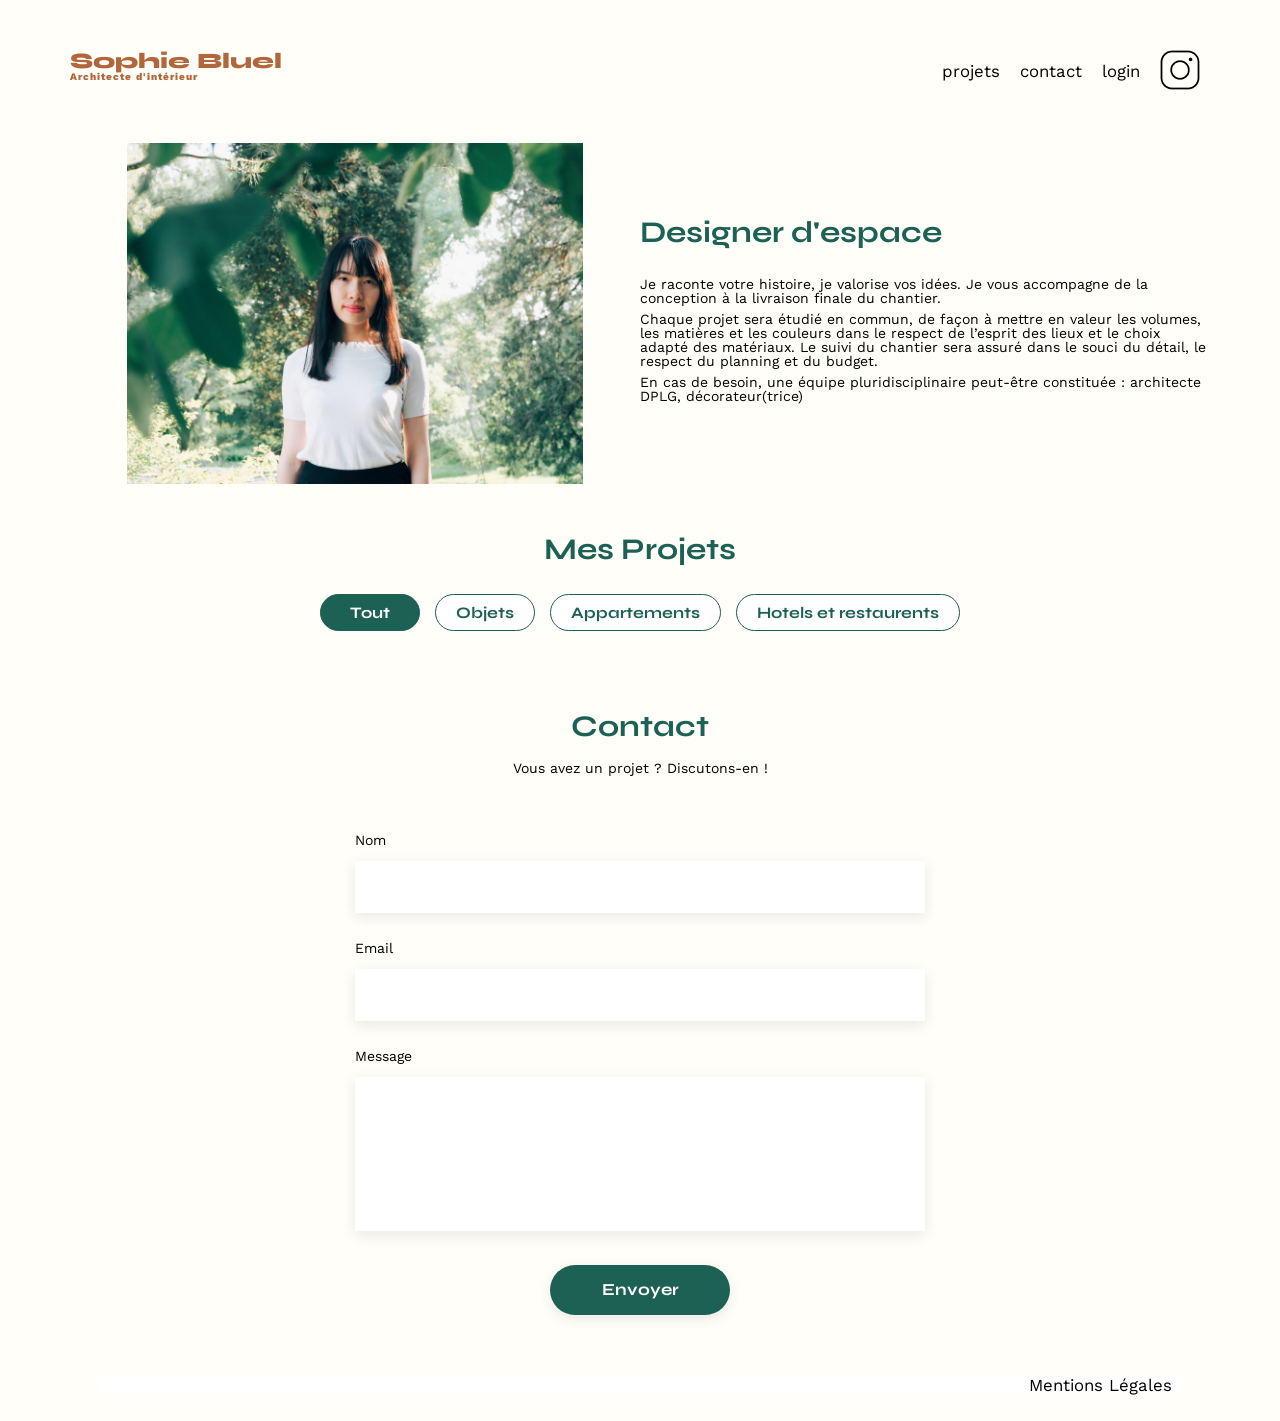
<file: index.html>
<!doctype html>
<html lang="fr">
  <head>
    <meta charset="UTF-8" />
    <title>Sophie Bluel - Architecte d'intérieur</title>
    <meta name="viewport" content="width=device-width, initial-scale=1.0" />
    <link rel="preconnect" href="https://fonts.googleapis.com" />
    <link rel="preconnect" href="https://fonts.gstatic.com" crossorigin />
    <link
      href="https://fonts.googleapis.com/css2?family=Syne:wght@700;800&family=Work+Sans&display=swap"
      rel="stylesheet"
    />
    <meta name="description" content="" />
    <link
      rel="stylesheet"
      href="https://cdnjs.cloudflare.com/ajax/libs/font-awesome/6.4.0/css/all.min.css"
    />
    <link rel="stylesheet" href="./assets/style.css" />
    <link rel="stylesheet" href="./assets/admin.css" />
  </head>
  <body>
    <div class="fondModale">
      <div class="modale">
        <h4 class="titleModale"></h4>
        <div class="container">
          <div class="galleryModale"></div>
        </div>
      </div>
    </div>
    <header>
      <a href="#"
        ><h1>Sophie Bluel <span>Architecte d'intérieur</span></h1></a
      >
      <nav>
        <ul>
          <a href="#portfolio"><li class="btnNav btnProjet">projets</li></a>
          <a href="#contact"><li class="btnNav btnContact">contact</li></a>
          <li class="btnNav btnLogin">login</li>
          <li>
            <img src="./assets/icons/instagram.png" alt="Instagram" />
          </li>
        </ul>
      </nav>
    </header>
    <main>
      <section id="introduction">
        <figure>
          <img src="./assets/images/sophie-bluel.png" alt="" />
        </figure>
        <article>
          <h2>Designer d'espace</h2>
          <p>
            Je raconte votre histoire, je valorise vos idées. Je vous accompagne
            de la conception à la livraison finale du chantier.
          </p>
          <p>
            Chaque projet sera étudié en commun, de façon à mettre en valeur les
            volumes, les matières et les couleurs dans le respect de l’esprit
            des lieux et le choix adapté des matériaux. Le suivi du chantier
            sera assuré dans le souci du détail, le respect du planning et du
            budget.
          </p>
          <p>
            En cas de besoin, une équipe pluridisciplinaire peut-être constituée
            : architecte DPLG, décorateur(trice)
          </p>
        </article>
      </section>
      <section id="portfolio">
        <h2>Mes Projets</h2>

        <div class="filtresContainer">
          <button class="filtre filtreTout active">Tout</button>
          <button class="filtre filtreObjets">Objets</button>
          <button class="filtre filtreApprtement">Appartements</button>
          <button class="filtre filtreHotels">Hotels et restaurents</button>
        </div>
        <div class="gallery"></div>
      </section>
      <section id="contact">
        <h2>Contact</h2>
        <p>Vous avez un projet ? Discutons-en !</p>
        <form action="#" method="post">
          <label for="name">Nom</label>
          <input type="text" name="name" id="name" />
          <label for="email">Email</label>
          <input type="email" name="email" id="email" />
          <label for="message">Message</label>
          <textarea name="message" id="message" cols="30" rows="10"></textarea>
          <input type="submit" value="Envoyer" />
        </form>
      </section>
    </main>
    <footer id="footer">
      <nav>
        <ul>
          <li>Mentions Légales</li>
        </ul>
      </nav>
    </footer>
    <script type="module" src="./index.js"></script>
    <script type="module" src="./admin.js"></script>
  </body>
</html>
</file>
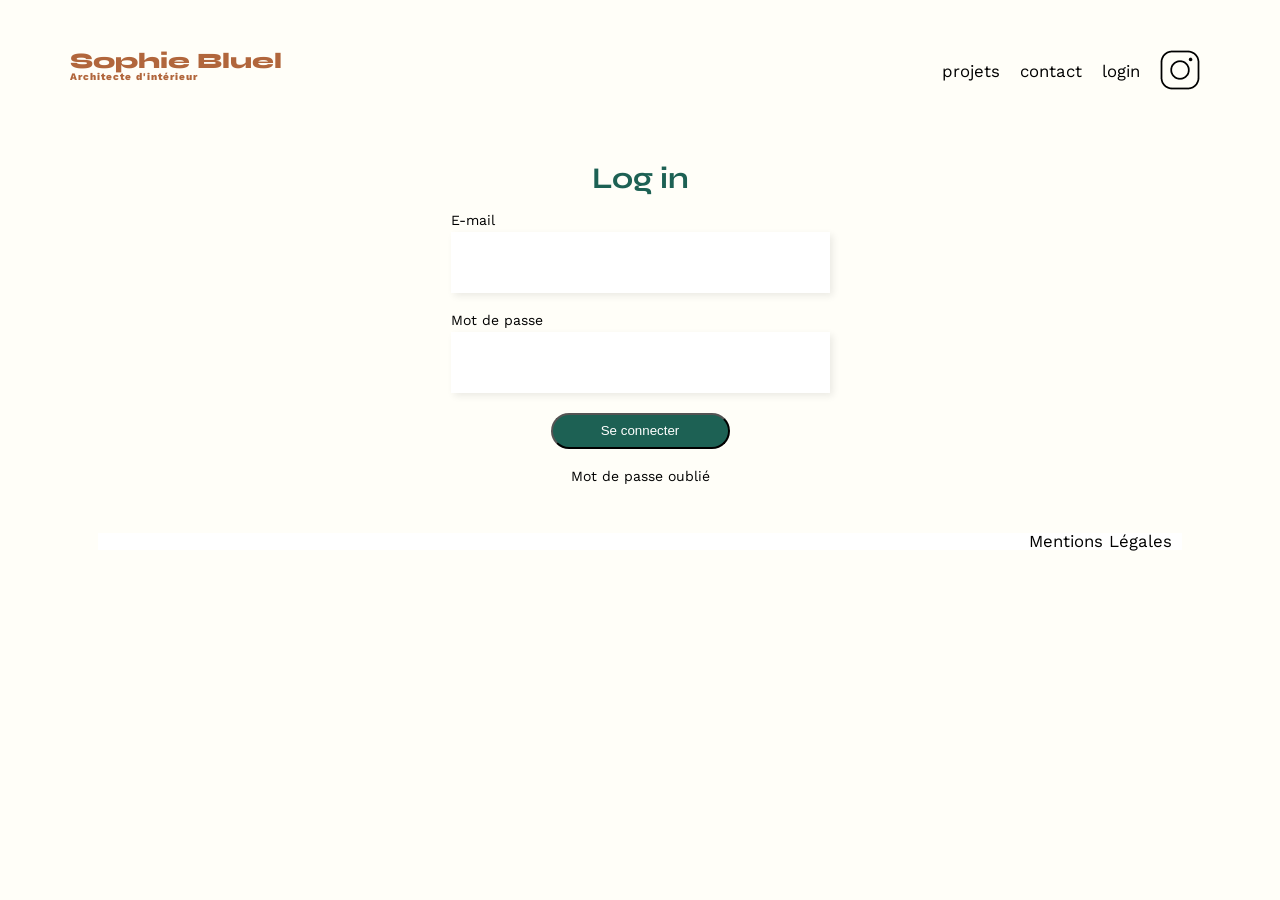
<file: login.html>
<!doctype html>
<html lang="fr">
  <head>
    <meta charset="UTF-8" />
    <title>Sophie Bluel - Architecte d'intérieur</title>
    <meta name="viewport" content="width=device-width, initial-scale=1.0" />
    <link rel="preconnect" href="https://fonts.googleapis.com" />
    <link rel="preconnect" href="https://fonts.gstatic.com" crossorigin />
    <link
      href="https://fonts.googleapis.com/css2?family=Syne:wght@700;800&family=Work+Sans&display=swap"
      rel="stylesheet"
    />
    <meta name="description" content="" />
    <link rel="stylesheet" href="./assets/style.css" />
  </head>

  <body>
    <header>
      <a href="../index.html"
        ><h1>Sophie Bluel <span>Architecte d'intérieur</span></h1></a
      >
      <nav>
        <ul>
          <a href="./index.html#portfolio"
            ><li class="btnNav btnProjet">projets</li></a
          >
          <a href="./index.html#contact"
            ><li class="btnNav btnContact">contact</li></a
          >
          <a href="#"><li class="btnNav btnLogin">login</li></a>
          <li>
            <img src="./assets/icons/instagram.png" alt="Instagram" />
          </li>
        </ul>
      </nav>
    </header>
    <main>
      <section class="containerLogin">
        <h2>Log in</h2>
        <form class="formLogin">
          <label for="email">E-mail</label>
          <input type="email" id="email" />

          <label for="password">Mot de passe</label>
          <input type="password" id="password" />

          <button>Se connecter</button>
        </form>
        <a href="#">Mot de passe oublié</a>
      </section>
    </main>
    <footer>
      <nav>
        <ul>
          <li>Mentions Légales</li>
        </ul>
      </nav>
    </footer>

    <script type="module" src="./login.js"></script>
  </body>
</html>
</file>
<file: assets/style.css>
/* http://meyerweb.com/eric/tools/css/reset/
   v2.0 | 20110126
   License: none (public domain)
*/

html,
body,
div,
span,
applet,
object,
iframe,
h1,
h2,
h3,
h4,
h5,
h6,
p,
blockquote,
pre,
a,
abbr,
acronym,
address,
big,
cite,
code,
del,
dfn,
em,
img,
ins,
kbd,
q,
s,
samp,
small,
strike,
strong,
sub,
sup,
tt,
var,
b,
u,
i,
center,
dl,
dt,
dd,
ol,
ul,
li,
fieldset,
form,
label,
legend,
table,
caption,
tbody,
tfoot,
thead,
tr,
th,
td,
article,
aside,
canvas,
details,
embed,
figure,
figcaption,
footer,
header,
hgroup,
menu,
nav,
output,
ruby,
section,
summary,
time,
mark,
audio,
video {
  margin: 0;
  padding: 0;
  border: 0;
  font-size: 100%;
  font: inherit;
  vertical-align: baseline;
}
/* HTML5 display-role reset for older browsers */
article,
aside,
details,
figcaption,
figure,
footer,
header,
hgroup,
menu,
nav,
section {
  display: block;
}
body {
  line-height: 1;
}
ol,
ul {
  list-style: none;
}
blockquote,
q {
  quotes: none;
}
blockquote:before,
blockquote:after,
q:before,
q:after {
  content: "";
  content: none;
}
table {
  border-collapse: collapse;
  border-spacing: 0;
}
a {
  text-decoration: none;
  color: black;
}
html {
  position: relative;
}
/** end reset css**/
* {
  scroll-behavior: smooth;
}

body {
  background-color: rgba(255, 254, 248, 1);
  max-width: 1140px;
  margin: auto;
  font-family: "Work Sans";
  font-size: 14px;
  scroll-behavior: smooth;
}

header {
  display: flex;
  justify-content: space-between;
  margin: 50px 0;
}
section {
  margin: 50px 0;
}

h1 {
  display: flex;
  flex-direction: column;
  font-family: "Syne";
  font-size: 22px;
  font-weight: 800;
  color: #b1663c;
}

h1 > span {
  font-family: "Work Sans";
  font-size: 10px;
  letter-spacing: 0.1em;
}

h2 {
  font-family: "Syne";
  font-weight: 700;
  font-size: 30px;
  color: #1d6154;
}
nav ul {
  display: flex;
  align-items: center;
  list-style-type: none;
}
nav li {
  padding: 0 10px;
  font-size: 1.2em;
}

li:hover {
  color: #b1663c;
  cursor: pointer;
}
#introduction {
  display: flex;
  align-items: center;
}
#introduction figure {
  flex: 1;
}
#introduction img {
  display: block;
  margin: auto;
  width: 80%;
}

#introduction article {
  flex: 1;
}
#introduction h2 {
  margin-bottom: 1em;
}

#introduction p {
  margin-bottom: 0.5em;
}
/* Portfolio */
#portfolio h2 {
  text-align: center;
  margin-bottom: 1em;
}
.filtresContainer {
  display: flex;
  justify-content: center;
  gap: 15px;
  margin-bottom: 30px;
}
.filtre {
  background: white;
  border: 1px solid rgba(29, 97, 84, 1);
  border-radius: 60px;
  color: rgba(29, 97, 84, 1);
  height: 37px;
  min-width: 100px;
  padding: 10px 20px;
  font-size: 16px;
  font-weight: 700;
  font-family: "Syne", sans-serif;
  transition: 0.3s;
  display: flex;
  align-items: center;
  justify-content: center;
  line-height: 100%;
}
.filtre:hover {
  cursor: pointer;
}
button.active {
  background: rgba(29, 97, 84, 1);
  color: white;
}
.gallery {
  width: 100%;
  display: grid;
  grid-template-columns: 1fr 1fr 1fr;
  grid-column-gap: 20px;
  grid-row-gap: 20px;
}

.gallery img {
  width: 100%;
  height: 100%;
}
#contact {
  width: 50%;
  margin: auto;
}
#contact > * {
  text-align: center;
}
#contact h2 {
  margin-bottom: 20px;
}
#contact form {
  text-align: left;
  margin-top: 30px;
  display: flex;
  flex-direction: column;
}

input,
select {
  height: 50px;
  font-size: 1.2em;
  border: none;
  box-shadow: 0px 4px 14px rgba(0, 0, 0, 0.09);
}
#contact label {
  margin: 2em 0 1em 0;
}
#contact textarea {
  border: none;
  box-shadow: 0px 4px 14px rgba(0, 0, 0, 0.09);
  resize: none;
}

input[type="submit"] {
  font-family: "Syne";
  font-weight: 700;
  color: white;
  background-color: #1d6154;
  margin: 2em auto;
  width: 180px;
  text-align: center;
  border-radius: 60px;
}

footer nav ul {
  display: flex;
  justify-content: flex-end;
  margin: 2em;
  background: white;
}
.containerLogin {
  display: flex;
  flex-direction: column;
  align-items: center;
  justify-content: center;
  margin-top: 40px;
}
.containerLogin h2 {
  margin: 20px;
}
.containerLogin label {
  margin-bottom: 5px;
}
.containerLogin form {
  display: flex;
  flex-direction: column;
  width: 379px;
}
.containerLogin input {
  padding: 5px;
  font-size: 20px;
  background: rgba(255, 255, 255, 1);
  height: 51px;
  border: none;
  box-shadow: 3px 3px 7px rgba(0, 0, 0, 0.08);
  margin-bottom: 20px;
}
input:focus,
select:focus {
  outline: none;
}
.containerLogin button {
  background-color: #1d6154;
  color: white;
  width: 179px;
  height: 36px;
  margin: 0 auto 20px;
  border-radius: 60px;
}
.containerLogin button:hover {
  cursor: pointer;
}
</file>
<file: assets/admin.css>
/*====================================== INDEX ADMIN======================================== */
.banner {
  background: black;
  padding: 10px;
  color: white;
  text-align: center;
  width: 100%;
  position: absolute;
  top: 0;
  left: 0;
}
i {
  font-size: 14px;
  color: white;
}
.btnModif {
  font-family: "Work Sans";
  font-size: 14px;
  color: black;
  margin-left: 30px;
  font-weight: normal;
}
.btnModif:hover {
  cursor: pointer;
}

.btnModif i {
  font-size: 14px;
  color: black;
  font-weight: 600;
}
/* ==================================MODALE========================================*/

.fondModale {
  position: absolute;
  inset: 0;
  background-color: rgba(0, 0, 0, 0.5);
  display: none;
  justify-content: center;
  align-items: flex-start;
}
.modale {
  width: 500px;
  background: white;
  position: absolute;
  text-align: center;
  padding: 50px 100px 20px;
  border-radius: 10px;
  margin-top: 100px;
}
.modale h4 {
  font-weight: bold;
  margin-bottom: 50px;
  font-size: 20px;
}
.galleryModale {
  width: 400px;
  display: flex;
  flex-wrap: wrap;
  gap: 20px 5px;
  margin: 0 auto;
}
.imgModale {
  height: 112px;
  width: 76px;
}

.trashIcon {
  position: absolute;
  font-size: 14px;
  color: white;
  background: rgba(0, 0, 0, 0.6);
  padding: 5px;
  cursor: pointer;
}
.galleryModale figure {
  display: flex;
  justify-content: center;
}
hr {
  width: 100%;
  height: 1px;
  background-color: rgb(186, 186, 186);
  margin-top: 60px;
}
.btnAjoutPhoto {
  background: rgba(29, 97, 84, 1);
  width: 237px;
  height: 36px;
  border-radius: 60px;
  color: white;
  margin: 40px;
}
.btnCloseform:hover,
.btnCloseModale:hover,
.btnAjoutPhoto:hover {
  cursor: pointer;
}
.btnCloseModale {
  position: absolute;
  top: 10px;
  right: 20px;
}
.btnCloseform {
  position: absolute;
  top: 10px;
  left: 20px;
}
.formulairAjout {
  display: flex;
  flex-direction: column;
  text-align: left;
}
.formulairAjout button {
  margin: 0 auto;
  background: rgb(161, 161, 161);
  border-radius: 50px;
  color: white;
  padding: 10px 50px;
  cursor: pointer;
  width: 220px;
  transform: translateY(64px);
}
.zoneAjout {
  background: rgba(232, 241, 246, 1);
  display: flex;
  flex-direction: column;
  text-align: center;
  justify-content: center;
  align-items: center;
  border-radius: 10px;
  padding: 20px;
  margin-bottom: 20px;
}
.logoPrev {
  color: rgb(193, 193, 193);
  font-size: 40px;
  margin: 10px;
}
.formulairAjout label {
  margin: 10px 0;
}
.btnajout {
  background: rgba(203, 214, 220, 1);
  border-radius: 50px;
  width: 173px;
  height: 36px;
  display: flex;
  align-items: center;
  justify-content: center;
  color: rgb(117, 117, 117);
}
#preview {
  height: 170px;
}
.trashBis {
  position: absolute;
  right: auto;
  transform: translateY(-70px);
  font-size: 15px;
  color: white;
  display: none;
}
.trashBis:hover {
  cursor: pointer;
  color: brown;
}
</file>
